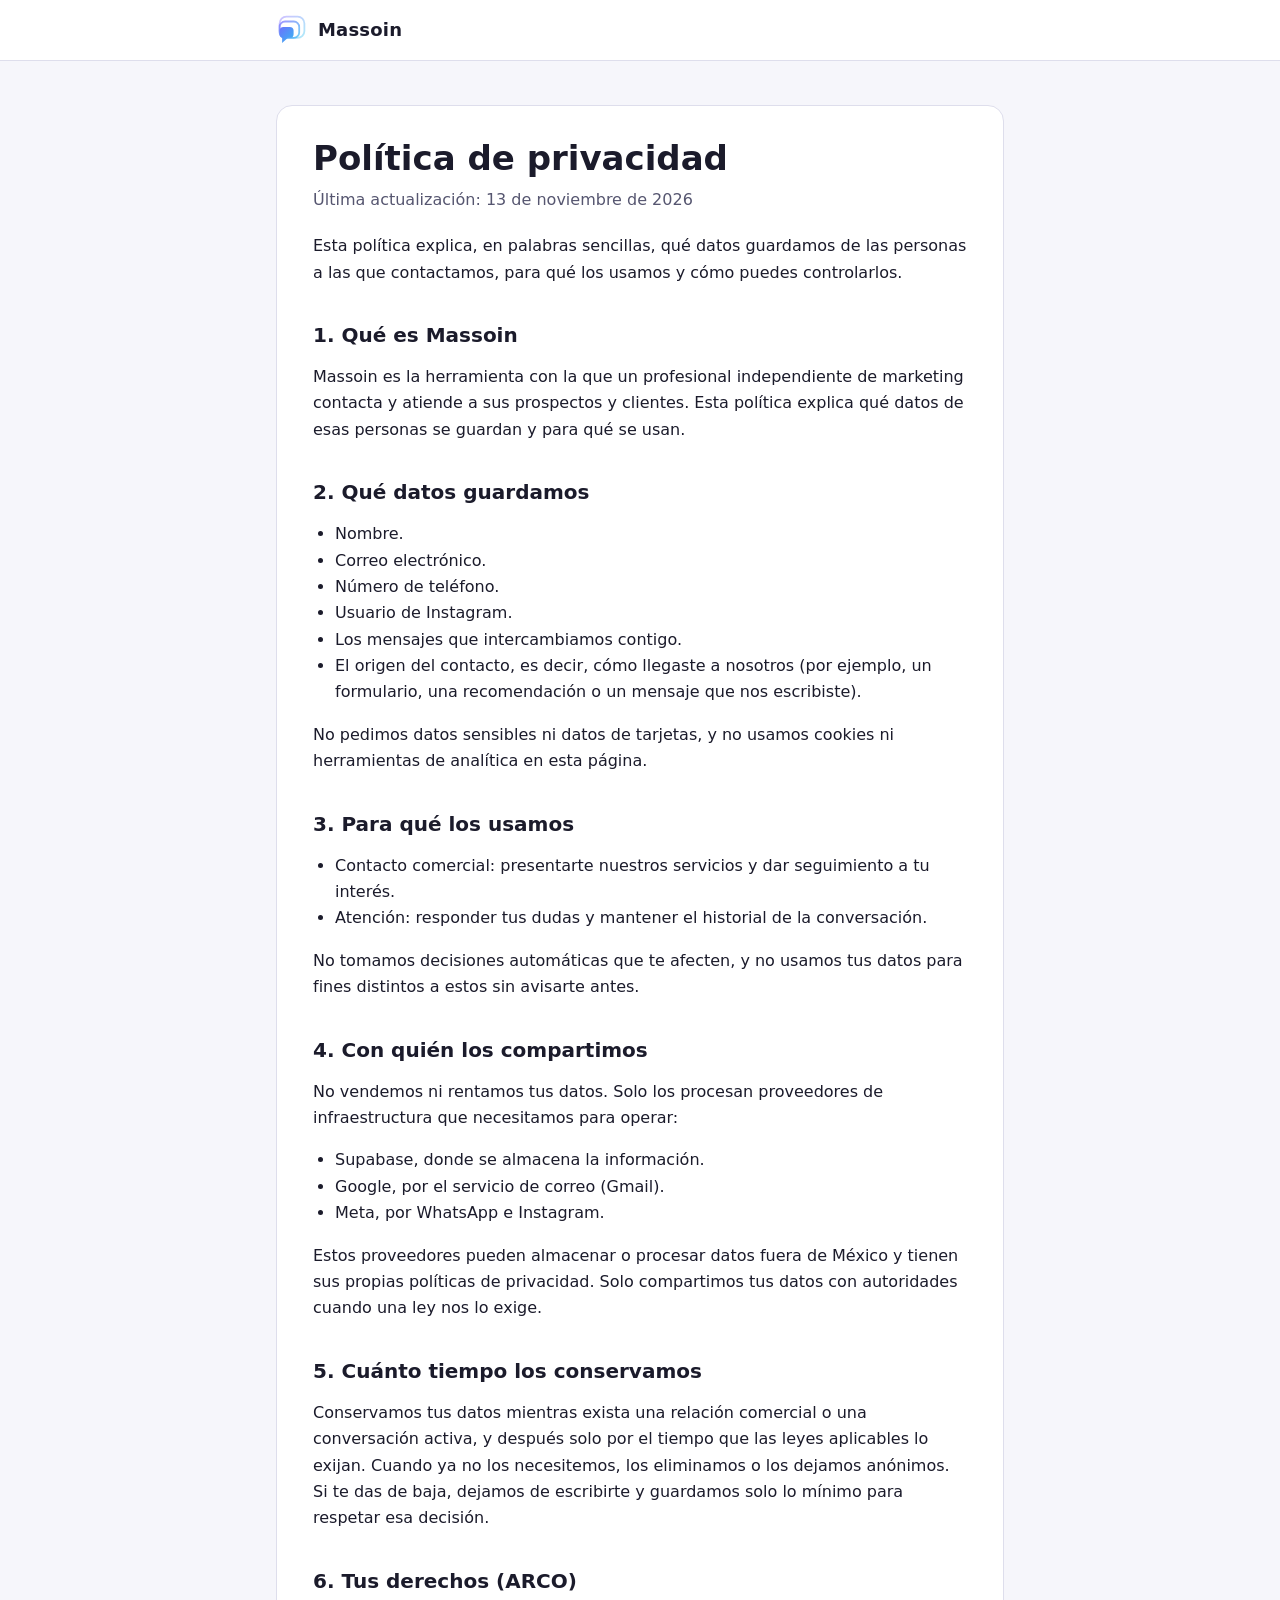
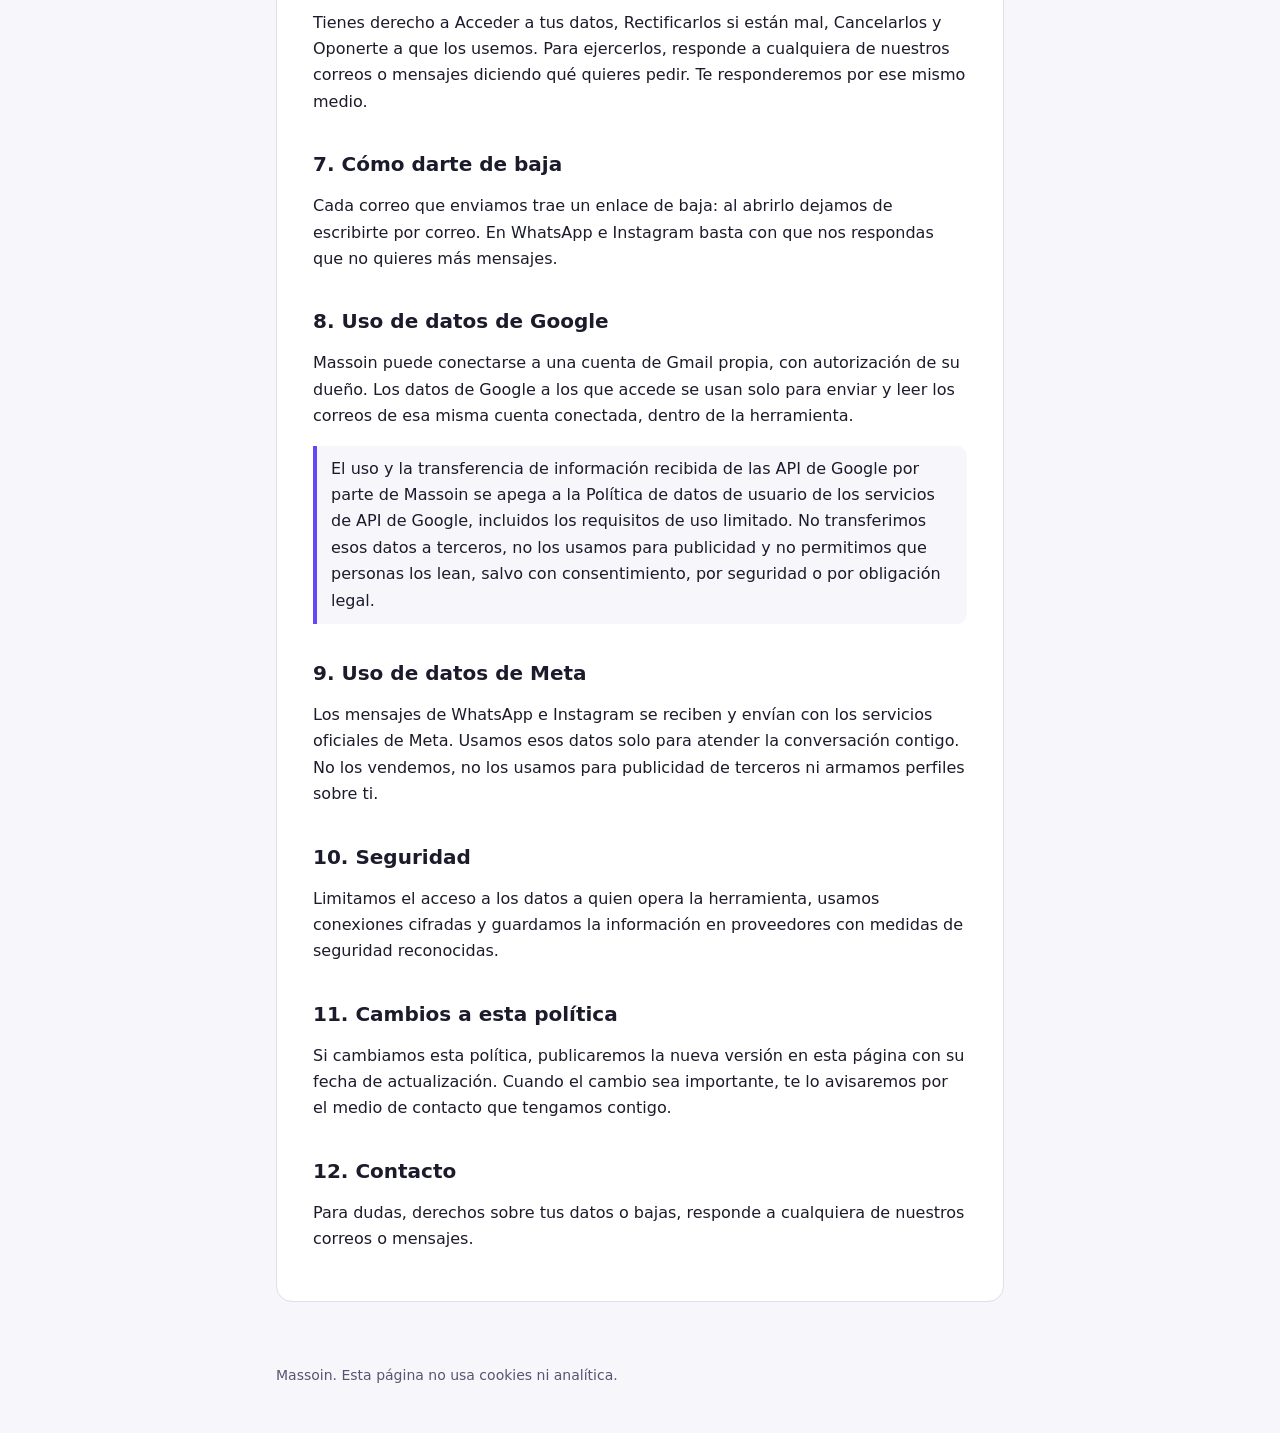
<file: index.html>
<!doctype html>
<html lang="es">
<head>
<meta charset="utf-8">
<meta name="viewport" content="width=device-width, initial-scale=1">
<meta http-equiv="Content-Security-Policy" content="default-src 'none'; style-src 'self'; script-src 'self'; img-src 'self' data:; connect-src https://yhibcrioxeionrtymkks.supabase.co; base-uri 'none'; form-action 'none'">
<meta name="referrer" content="no-referrer">
<meta name="color-scheme" content="light dark">
<title>Política de privacidad | Massoin</title>
<meta name="description" content="Cómo Massoin cuida los datos de las personas a las que contacta por correo, WhatsApp e Instagram.">
<link rel="stylesheet" href="estilos.css">
</head>
<body>
<header class="barra"><div class="barra-in"><svg class="logo" viewBox="0 0 32 32" role="img" aria-label="Massoin"><defs><linearGradient id="logo-g" gradientUnits="userSpaceOnUse" x1="3" y1="4" x2="29" y2="29"><stop offset="0" stop-color="#7C5CFF"/><stop offset="1" stop-color="#22D3EE"/></linearGradient></defs><rect x="3.6" y="2.6" width="24.8" height="21.2" rx="6.8" fill="none" stroke="url(#logo-g)" stroke-width="1.8" opacity=".38"/><rect x="3.6" y="7.5" width="19.6" height="16.3" rx="5.4" fill="none" stroke="url(#logo-g)" stroke-width="1.8" opacity=".68"/><rect x="3.6" y="12.9" width="14" height="10.9" rx="3.9" fill="url(#logo-g)"/><polygon points="6.1,22.6 6.1,29 12.2,23.4" fill="url(#logo-g)"/></svg><span class="marca-nombre">Massoin</span></div></header>
<main>
<article class="tarjeta">
  <h1>Política de privacidad</h1>
  <p class="fecha">Última actualización: 13 de noviembre de 2026</p>
  <p>Esta política explica, en palabras sencillas, qué datos guardamos de las personas a las que contactamos, para qué los usamos y cómo puedes controlarlos.</p>

  <h2>1. Qué es Massoin</h2>
  <p>Massoin es la herramienta con la que un profesional independiente de marketing contacta y atiende a sus prospectos y clientes. Esta política explica qué datos de esas personas se guardan y para qué se usan.</p>

  <h2>2. Qué datos guardamos</h2>
  <ul>
    <li>Nombre.</li>
    <li>Correo electrónico.</li>
    <li>Número de teléfono.</li>
    <li>Usuario de Instagram.</li>
    <li>Los mensajes que intercambiamos contigo.</li>
    <li>El origen del contacto, es decir, cómo llegaste a nosotros (por ejemplo, un formulario, una recomendación o un mensaje que nos escribiste).</li>
  </ul>
  <p>No pedimos datos sensibles ni datos de tarjetas, y no usamos cookies ni herramientas de analítica en esta página.</p>

  <h2>3. Para qué los usamos</h2>
  <ul>
    <li>Contacto comercial: presentarte nuestros servicios y dar seguimiento a tu interés.</li>
    <li>Atención: responder tus dudas y mantener el historial de la conversación.</li>
  </ul>
  <p>No tomamos decisiones automáticas que te afecten, y no usamos tus datos para fines distintos a estos sin avisarte antes.</p>

  <h2>4. Con quién los compartimos</h2>
  <p>No vendemos ni rentamos tus datos. Solo los procesan proveedores de infraestructura que necesitamos para operar:</p>
  <ul>
    <li>Supabase, donde se almacena la información.</li>
    <li>Google, por el servicio de correo (Gmail).</li>
    <li>Meta, por WhatsApp e Instagram.</li>
  </ul>
  <p>Estos proveedores pueden almacenar o procesar datos fuera de México y tienen sus propias políticas de privacidad. Solo compartimos tus datos con autoridades cuando una ley nos lo exige.</p>

  <h2>5. Cuánto tiempo los conservamos</h2>
  <p>Conservamos tus datos mientras exista una relación comercial o una conversación activa, y después solo por el tiempo que las leyes aplicables lo exijan. Cuando ya no los necesitemos, los eliminamos o los dejamos anónimos. Si te das de baja, dejamos de escribirte y guardamos solo lo mínimo para respetar esa decisión.</p>

  <h2>6. Tus derechos (ARCO)</h2>
  <p>Tienes derecho a Acceder a tus datos, Rectificarlos si están mal, Cancelarlos y Oponerte a que los usemos. Para ejercerlos, responde a cualquiera de nuestros correos o mensajes diciendo qué quieres pedir. Te responderemos por ese mismo medio.</p>

  <h2>7. Cómo darte de baja</h2>
  <p>Cada correo que enviamos trae un enlace de baja: al abrirlo dejamos de escribirte por correo. En WhatsApp e Instagram basta con que nos respondas que no quieres más mensajes.</p>

  <h2>8. Uso de datos de Google</h2>
  <p>Massoin puede conectarse a una cuenta de Gmail propia, con autorización de su dueño. Los datos de Google a los que accede se usan solo para enviar y leer los correos de esa misma cuenta conectada, dentro de la herramienta.</p>
  <p class="nota">El uso y la transferencia de información recibida de las API de Google por parte de Massoin se apega a la Política de datos de usuario de los servicios de API de Google, incluidos los requisitos de uso limitado. No transferimos esos datos a terceros, no los usamos para publicidad y no permitimos que personas los lean, salvo con consentimiento, por seguridad o por obligación legal.</p>

  <h2>9. Uso de datos de Meta</h2>
  <p>Los mensajes de WhatsApp e Instagram se reciben y envían con los servicios oficiales de Meta. Usamos esos datos solo para atender la conversación contigo. No los vendemos, no los usamos para publicidad de terceros ni armamos perfiles sobre ti.</p>

  <h2>10. Seguridad</h2>
  <p>Limitamos el acceso a los datos a quien opera la herramienta, usamos conexiones cifradas y guardamos la información en proveedores con medidas de seguridad reconocidas.</p>

  <h2>11. Cambios a esta política</h2>
  <p>Si cambiamos esta política, publicaremos la nueva versión en esta página con su fecha de actualización. Cuando el cambio sea importante, te lo avisaremos por el medio de contacto que tengamos contigo.</p>

  <h2>12. Contacto</h2>
  <p>Para dudas, derechos sobre tus datos o bajas, responde a cualquiera de nuestros correos o mensajes.</p>
</article>
</main>
<footer><p>Massoin. Esta página no usa cookies ni analítica.</p></footer>
</body>
</html>
</file>
<file: estilos.css>
:root {
  --fondo: #F6F6FB; --tarjeta: #FFFFFF; --texto: #1B1B2B; --suave: #565670; --linea: #DEDEEC;
  --marca: #6747F5; --marca-2: #22D3EE; --marca-texto: #5035D6; --sobre-marca: #FFFFFF;
  --degradado: linear-gradient(135deg, #6747F5, #22D3EE);
  --degradado-txt: linear-gradient(135deg, #5B3DE8, #0A7B94);
  --error: #B42318; --ok: #146C43;
}
@media (prefers-color-scheme: dark) {
  :root {
    --fondo: #0F0F1A; --tarjeta: #181826; --texto: #EDEDF7; --suave: #B0B0C8; --linea: #2D2D44;
    --marca-texto: #A99BFF; --error: #FF8A80; --ok: #6EE7A8;
  }
}
* { box-sizing: border-box; }
html { -webkit-text-size-adjust: 100%; }
body { margin: 0; background: var(--fondo); color: var(--texto); font: 16px/1.65 system-ui, -apple-system, "Segoe UI", Roboto, sans-serif; }
.barra { border-bottom: 1px solid var(--linea); background: var(--tarjeta); }
.barra-in { max-width: 760px; margin: 0 auto; padding: 14px 16px; display: flex; align-items: center; gap: 10px; }
.logo { width: 32px; height: 32px; flex: none; }
.marca-nombre { font-weight: 700; font-size: 18px; letter-spacing: .2px; }
.barra-in::after { content: ""; flex: 1; }
main { max-width: 760px; margin: 0 auto; padding: 28px 16px 48px; }
.tarjeta { background: var(--tarjeta); border: 1px solid var(--linea); border-radius: 16px; padding: 24px 20px; }
h1 { font-size: 28px; line-height: 1.2; margin: 0 0 8px; overflow-wrap: anywhere; }
h2 { font-size: 20px; line-height: 1.3; margin: 32px 0 8px; padding-top: 4px; }
p, li { overflow-wrap: anywhere; }
ul { padding-left: 22px; }
a { color: var(--marca-texto); text-underline-offset: 3px; }
a:focus-visible, button:focus-visible { outline: 3px solid var(--marca-texto); outline-offset: 2px; border-radius: 6px; }
.fecha { color: var(--suave); margin: 0 0 20px; }
.dato { background: var(--degradado-txt); color: var(--sobre-marca); font-weight: 700; padding: 1px 8px; border-radius: 6px; white-space: nowrap; }
.nota { border-left: 4px solid var(--marca); background: var(--fondo); padding: 10px 14px; border-radius: 0 10px 10px 0; }
.acciones { display: flex; flex-direction: column; gap: 12px; margin-top: 24px; }
.btn { display: block; width: 100%; min-height: 48px; padding: 12px 18px; border-radius: 12px; font: inherit; font-weight: 600; text-align: center; text-decoration: none; cursor: pointer; border: 2px solid var(--marca); }
.btn-1 { background: var(--degradado-txt); color: var(--sobre-marca); border-color: transparent; }
.btn-2 { background: transparent; color: var(--marca-texto); }
.btn[disabled] { opacity: .6; cursor: progress; }
.estado { margin: 20px 0 0; padding: 12px 14px; border-radius: 10px; border: 1px solid var(--linea); font-weight: 600; }
.estado[data-tipo="ok"] { color: var(--ok); border-color: var(--ok); }
.estado[data-tipo="error"] { color: var(--error); border-color: var(--error); }
[hidden] { display: none !important; }
footer { max-width: 760px; margin: 0 auto; padding: 0 16px 32px; color: var(--suave); font-size: 14px; }
@media (min-width: 600px) {
  main { padding-top: 44px; }
  .tarjeta { padding: 32px 36px; }
  h1 { font-size: 34px; }
  .acciones { flex-direction: row; }
  .acciones .btn { flex: 1 1 0; }
}
@media (prefers-reduced-motion: reduce) { * { transition: none !important; animation: none !important; } }
</file>
